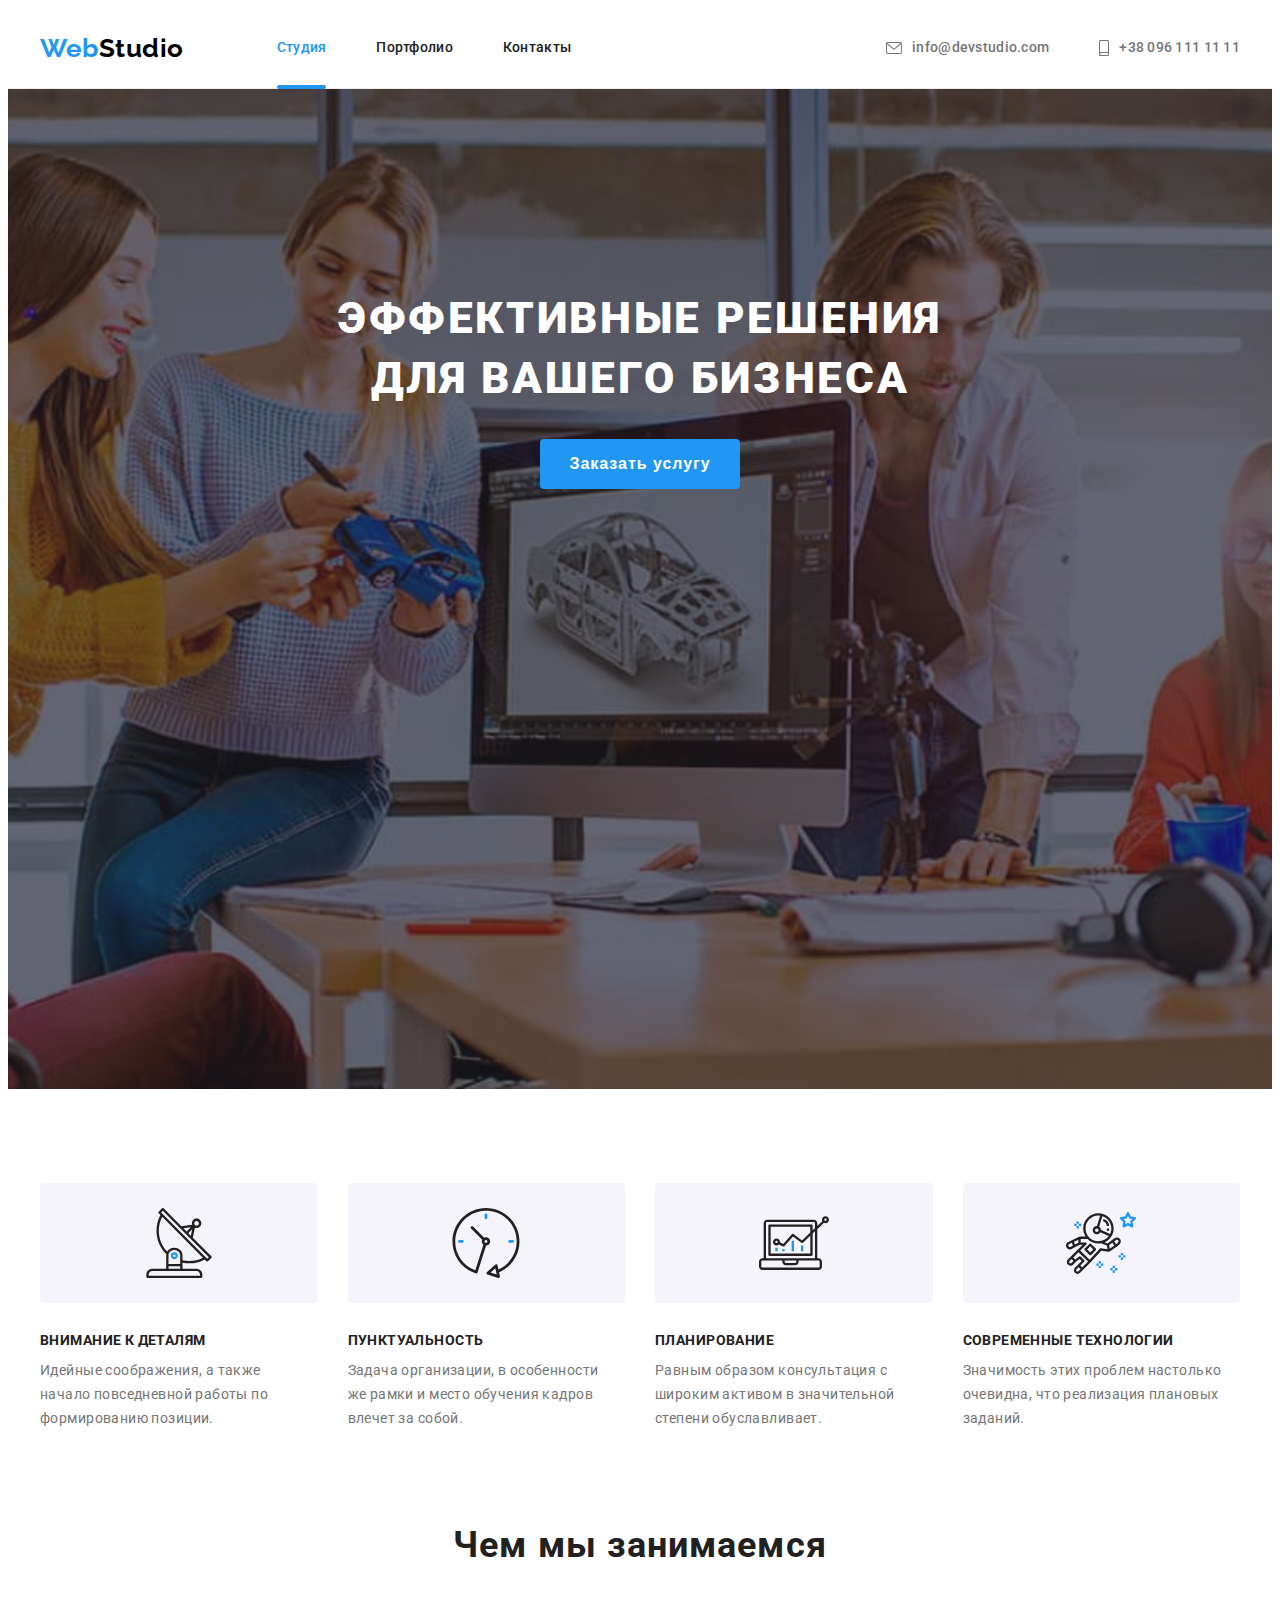
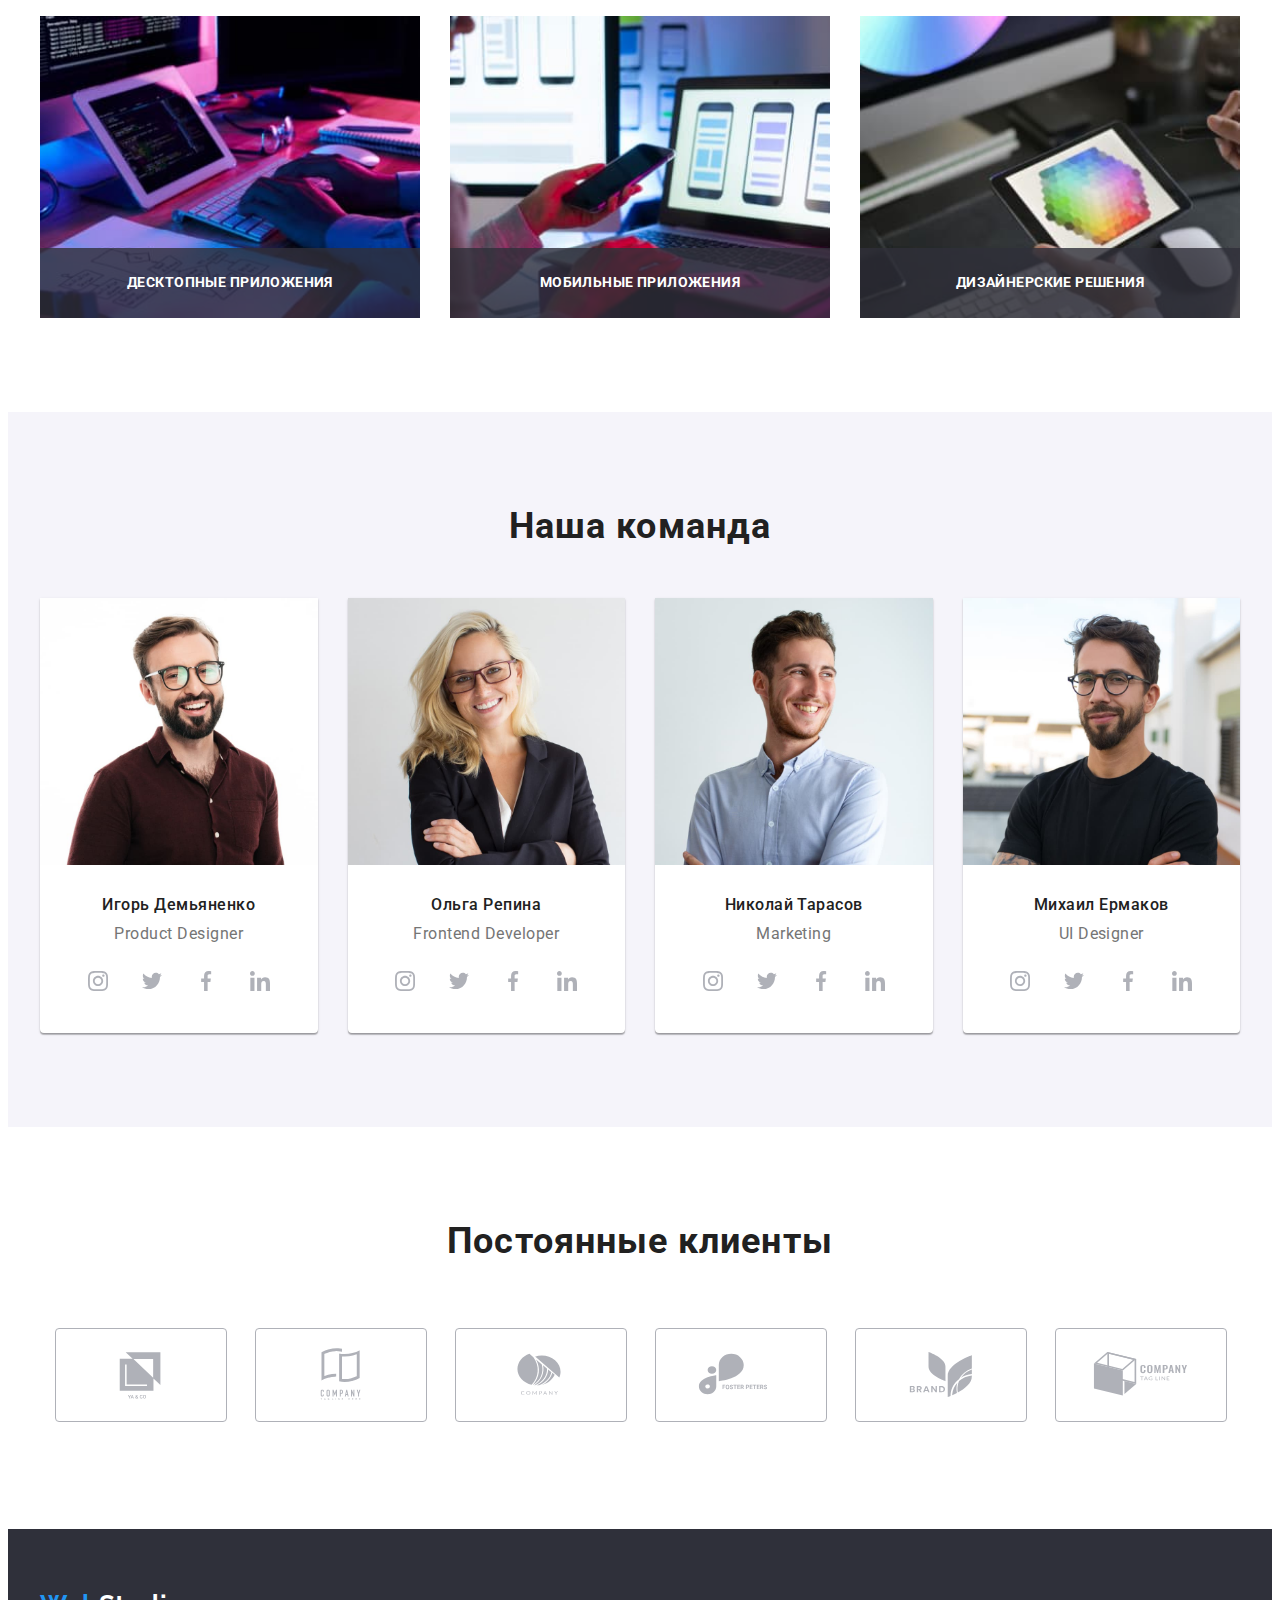
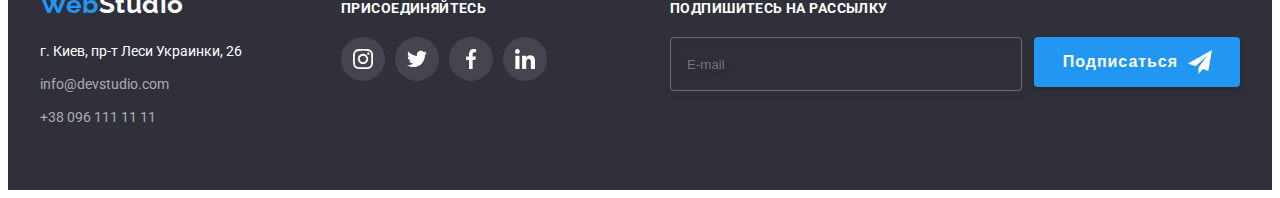
<file: index.html>
<!DOCTYPE html>
<html lang="ru">
  <head>
    <meta charset="UTF-8" />
    <meta http-equiv="X-UA-Compatible" content="IE=edge" />
    <meta name="viewport" content="width=device-width, initial-scale=1.0" />
    <link rel="preconnect" href="https://fonts.googleapis.com" />
    <link rel="preconnect" href="https://fonts.gstatic.com" crossorigin />
    <link
      href="https://fonts.googleapis.com/css2?family=Raleway:wght@700&family=Roboto:wght@400;500;700;900&display=swap"
      rel="stylesheet"
    />
    <title>WebStudio</title>
    <link
      rel="stylesheet"
      href="https://cdnjs.cloudflare.com/ajax/libs/modern-normalize/1.1.0/modern-normalize.min.css"
      integrity="sha512-wpPYUAdjBVSE4KJnH1VR1HeZfpl1ub8YT/NKx4PuQ5NmX2tKuGu6U/JRp5y+Y8XG2tV+wKQpNHVUX03MfMFn9Q=="
      crossorigin="anonymous"
      referrerpolicy="no-referrer"
    />
    <link rel="stylesheet" href="./css/main.min.css" />
  </head>

  <body>
    <header class="header">
      <div class="container header__container">
        <a class="logo header__logo link" href="./">Web<span class="logo__dark">Studio</span></a>
        <nav class="nav">
          <ul class="nav__list list">
            <li class="nav__item"><a class="nav__link nav__link--current link" href="./">Студия</a></li>
            <li class="nav__item"><a class="nav__link link" href="./portfolio.html">Портфолио</a></li>
            <li class="nav__item"><a class="nav__link link" href="">Контакты</a></li>
          </ul>
        </nav>

        <ul class="header__contact list">
          <li class="header__contact-item">
            <a class="header__contact-link link" href="mailto:info@devstudio.com">
              <svg class="header__contact-icon" width="16" height="14">
                <use href="./images/icons.svg#icon-envelope"></use>
              </svg>
              info@devstudio.com
            </a>
          </li>
          <li class="header__contact-item">
            <a class="header__contact-link link" href="tel:+380961111111">
              <svg class="header__contact-icon" width="10" height="16">
                <use href="./images/icons.svg#icon-smartphone"></use>
              </svg>
              +38 096 111 11 11
            </a>
          </li>
        </ul>
      </div>
    </header>

    <main>
      <section class="hero">
        <div class="container">
          <h1 class="hero__title">Эффективные решения для вашего бизнеса</h1>
          <button class="hero__button" type="button" data-modal-open>Заказать услугу</button>
        </div>
      </section>

      <section class="benefits">
        <div class="container">
          <h2 class="visually-hidden">Преимущества</h2>
          <ul class="behefits__list list">
            <li class="benefits__item net">
              <div class="benefits__wrapper">
                <svg width="70" height="70">
                  <use href="./images/icons.svg#icon-antenna"></use>
                </svg>
              </div>

              <h3 class="benefits__title">Внимание к деталям</h3>
              <p class="benefits__text">
                Идейные соображения, а также начало повседневной работы по формированию позиции.
              </p>
            </li>
            <li class="benefits__item net">
              <div class="benefits__wrapper">
                <svg width="70" height="70">
                  <use href="./images/icons.svg#icon-clock"></use>
                </svg>
              </div>

              <h3 class="benefits__title">Пунктуальность</h3>
              <p class="benefits__text">
                Задача организации, в особенности же рамки и место обучения кадров влечет за собой.
              </p>
            </li>
            <li class="benefits__item net">
              <div class="benefits__wrapper">
                <svg width="70" height="70">
                  <use href="./images/icons.svg#icon-diagram"></use>
                </svg>
              </div>

              <h3 class="benefits__title">Планирование</h3>
              <p class="benefits__text">
                Равным образом консультация с широким активом в значительной степени обуславливает.
              </p>
            </li>
            <li class="benefits__item net">
              <div class="benefits__wrapper">
                <svg width="70" height="70">
                  <use href="./images/icons.svg#icon-astronaut"></use>
                </svg>
              </div>

              <h3 class="benefits__title">Современные технологии</h3>
              <p class="benefits__text">Значимость этих проблем настолько очевидна, что реализация плановых заданий.</p>
            </li>
          </ul>
        </div>
      </section>

      <section class="work">
        <div class="container">
          <h2 class="section-title">Чем мы занимаемся</h2>
          <ul class="work__list list">
            <li class="work__item net">
              <img src="./images/studio/development.jpg" alt="Разработка" width="370" height="294" />
              <div class="work__wrapper">
                <h3 class="work__description">Десктопные приложения</h3>
              </div>
            </li>
            <li class="work__item net">
              <img
                src="./images/studio/ui-design.jpg"
                alt="Дизайн пользовательского интерфейса"
                width="370"
                height="294"
              />
              <div class="work__wrapper">
                <h3 class="work__description">Мобильные приложения</h3>
              </div>
            </li>
            <li class="work__item net">
              <img src="./images/studio/design.jpg" alt="Дизайн" width="370" height="294" />
              <div class="work__wrapper">
                <h3 class="work__description">Дизайнерские решения</h3>
              </div>
            </li>
          </ul>
        </div>
      </section>

      <section class="team">
        <div class="container">
          <h2 class="section-title">Наша команда</h2>
          <ul class="team__list list">
            <li class="team__item net">
              <img
                class="img"
                src="./images/studio/product-designer.jpg"
                alt="Дизайнер подукта"
                width="270"
                height="260"
              />
              <div class="team__info">
                <h3 class="team__name">Игорь Демьяненко</h3>
                <p class="team__text" lang="en">Product Designer</p>
                <ul class="team__soc-list list">
                  <li class="team__soc-item">
                    <a class="team__soc-link link" href="" rel="noopener noreferrer nofollow">
                      <svg class="team__soc-icon" width="20" height="20">
                        <use href="./images/icons.svg#icon-instagram"></use>
                      </svg>
                    </a>
                  </li>
                  <li class="team__soc-item">
                    <a class="team__soc-link link" href="" rel="noopener noreferrer nofollow">
                      <svg class="team__soc-icon" width="20" height="20">
                        <use href="./images/icons.svg#icon-twitter"></use>
                      </svg>
                    </a>
                  </li>
                  <li class="team__soc-item">
                    <a class="team__soc-link link" href="" rel="noopener noreferrer nofollow">
                      <svg class="team__soc-icon" width="20" height="20">
                        <use href="./images/icons.svg#icon-facebook"></use>
                      </svg>
                    </a>
                  </li>
                  <li class="team__soc-item">
                    <a class="team__soc-link link" href="" rel="noopener noreferrer nofollow">
                      <svg class="team__soc-icon" width="20" height="20">
                        <use href="./images/icons.svg#icon-linkedin"></use>
                      </svg>
                    </a>
                  </li>
                </ul>
              </div>
            </li>
            <li class="team__item net">
              <img
                class="img"
                src="./images/studio/frontend-developer.jpg"
                alt="Фронтенд разработчик"
                width="270"
                height="260"
              />
              <div class="team__info">
                <h3 class="team__name">Ольга Репина</h3>
                <p class="team__text" lang="en">Frontend Developer</p>
                <ul class="team__soc-list list">
                  <li class="team__soc-item">
                    <a class="team__soc-link link" href="" rel="noopener noreferrer nofollow">
                      <svg class="team__soc-icon" width="20" height="20">
                        <use href="./images/icons.svg#icon-instagram"></use>
                      </svg>
                    </a>
                  </li>
                  <li class="team__soc-item">
                    <a class="team__soc-link link" href="" rel="noopener noreferrer nofollow">
                      <svg class="team__soc-icon" width="20" height="20">
                        <use href="./images/icons.svg#icon-twitter"></use>
                      </svg>
                    </a>
                  </li>
                  <li class="team__soc-item">
                    <a class="team__soc-link link" href="" rel="noopener noreferrer nofollow">
                      <svg class="team__soc-icon" width="20" height="20">
                        <use href="./images/icons.svg#icon-facebook"></use>
                      </svg>
                    </a>
                  </li>
                  <li class="team__soc-item">
                    <a class="team__soc-link link" href="" rel="noopener noreferrer nofollow">
                      <svg class="team__soc-icon" width="20" height="20">
                        <use href="./images/icons.svg#icon-linkedin"></use>
                      </svg>
                    </a>
                  </li>
                </ul>
              </div>
            </li>
            <li class="team__item net">
              <img class="img" src="./images/studio/marketer.jpg" alt="Маркетолог" width="270" height="260" />
              <div class="team__info">
                <h3 class="team__name">Николай Тарасов</h3>
                <p class="team__text" lang="en">Marketing</p>
                <ul class="team__soc-list list">
                  <li class="team__soc-item">
                    <a class="team__soc-link link" href="" rel="noopener noreferrer nofollow">
                      <svg class="team__soc-icon" width="20" height="20">
                        <use href="./images/icons.svg#icon-instagram"></use>
                      </svg>
                    </a>
                  </li>
                  <li class="team__soc-item">
                    <a class="team__soc-link link" href="" rel="noopener noreferrer nofollow">
                      <svg class="team__soc-icon" width="20" height="20">
                        <use href="./images/icons.svg#icon-twitter"></use>
                      </svg>
                    </a>
                  </li>
                  <li class="team__soc-item">
                    <a class="team__soc-link link" href="" rel="noopener noreferrer nofollow">
                      <svg class="team__soc-icon" width="20" height="20">
                        <use href="./images/icons.svg#icon-facebook"></use>
                      </svg>
                    </a>
                  </li>
                  <li class="team__soc-item">
                    <a class="team__soc-link link" href="" rel="noopener noreferrer nofollow">
                      <svg class="team__soc-icon" width="20" height="20">
                        <use href="./images/icons.svg#icon-linkedin"></use>
                      </svg>
                    </a>
                  </li>
                </ul>
              </div>
            </li>
            <li class="team__item net">
              <img
                class="img"
                src="./images/studio/ui-designer.jpg"
                alt="Дизайнер пользовательского интерфейса"
                width="270"
                height="260"
              />
              <div class="team__info">
                <h3 class="team__name">Михаил Ермаков</h3>
                <p class="team__text" lang="en">UI Designer</p>
                <ul class="team__soc-list list">
                  <li class="team__soc-item">
                    <a class="team__soc-link link" href="" rel="noopener noreferrer nofollow">
                      <svg class="team__soc-icon" width="20" height="20">
                        <use href="./images/icons.svg#icon-instagram"></use>
                      </svg>
                    </a>
                  </li>
                  <li class="team__soc-item">
                    <a class="team__soc-link link" href="" rel="noopener noreferrer nofollow">
                      <svg class="team__soc-icon" width="20" height="20">
                        <use href="./images/icons.svg#icon-twitter"></use>
                      </svg>
                    </a>
                  </li>
                  <li class="team__soc-item">
                    <a class="team__soc-link link" href="" rel="noopener noreferrer nofollow">
                      <svg class="team__soc-icon" width="20" height="20">
                        <use href="./images/icons.svg#icon-facebook"></use>
                      </svg>
                    </a>
                  </li>
                  <li class="team__soc-item">
                    <a class="team__soc-link link" href="" rel="noopener noreferrer nofollow">
                      <svg class="team__soc-icon" width="20" height="20">
                        <use href="./images/icons.svg#icon-linkedin"></use>
                      </svg>
                    </a>
                  </li>
                </ul>
              </div>
            </li>
          </ul>
        </div>
      </section>

      <section class="clients">
        <div class="container">
          <h2 class="section-title">Постоянные клиенты</h2>

          <ul class="clients__list list">
            <li class="client__item net">
              <a class="client__link" href="" rel="noopener noreferrer nofollow">
                <svg class="client__icon" width="106" height="60">
                  <use href="./images/icons.svg#icon-logo-1"></use>
                </svg>
              </a>
            </li>
            <li class="client__item net">
              <a class="client__link" href="" rel="noopener noreferrer nofollow">
                <svg class="client__icon" width="106" height="60">
                  <use href="./images/icons.svg#icon-logo-2"></use>
                </svg>
              </a>
            </li>
            <li class="client__item net">
              <a class="client__link" href="" rel="noopener noreferrer nofollow">
                <svg class="client__icon" width="106" height="60">
                  <use href="./images/icons.svg#icon-logo-3"></use>
                </svg>
              </a>
            </li>
            <li class="client__item net">
              <a class="client__link" href="" rel="noopener noreferrer nofollow">
                <svg class="client__icon" width="106" height="60">
                  <use href="./images/icons.svg#icon-logo-4"></use>
                </svg>
              </a>
            </li>
            <li class="client__item net">
              <a class="client__link" href="" rel="noopener noreferrer nofollow">
                <svg class="client__icon" width="106" height="60">
                  <use href="./images/icons.svg#icon-logo-5"></use>
                </svg>
              </a>
            </li>
            <li class="client__item net">
              <a class="client__link" href="" rel="noopener noreferrer nofollow">
                <svg class="client__icon" width="106" height="60">
                  <use href="./images/icons.svg#icon-logo-6"></use>
                </svg>
              </a>
            </li>
          </ul>
        </div>
      </section>
    </main>

    <footer class="footer">
      <div class="footer__container container">
        <div>
          <a class="logo link" href="./">Web<span class="logo__white">Studio</span></a>
          <address class="address">г. Киев, пр-т Леси Украинки, 26</address>
          <ul class="footer__list list">
            <li class="footer__item">
              <a class="footer__contact link" href="mailto:info@devstudio.com">info@devstudio.com</a>
            </li>
            <li class="footer__item"><a class="footer__contact link" href="tel:+380961111111">+38 096 111 11 11</a></li>
          </ul>
        </div>

        <div class="footer__soc">
          <h2 class="footer__soc-title">присоединяйтесь</h2>
          <ul class="footer__soc-list list">
            <li class="footer__soc-item">
              <a class="footer__soc-link link" href="" rel="noopener noreferrer nofollow">
                <svg class="footer__soc-icon" width="20" height="20">
                  <use href="./images/icons.svg#icon-instagram"></use>
                </svg>
              </a>
            </li>
            <li class="footer__soc-item">
              <a class="footer__soc-link link" href="" rel="noopener noreferrer nofollow">
                <svg class="footer__soc-icon" width="20" height="20">
                  <use href="./images/icons.svg#icon-twitter"></use>
                </svg>
              </a>
            </li>
            <li class="footer__soc-item">
              <a class="footer__soc-link link" href="" rel="noopener noreferrer nofollow">
                <svg class="footer__soc-icon" width="20" height="20">
                  <use href="./images/icons.svg#icon-facebook"></use>
                </svg>
              </a>
            </li>
            <li class="footer__soc-item">
              <a class="footer__soc-link link" href="" rel="noopener noreferrer nofollow">
                <svg class="footer__soc-icon" width="20" height="20">
                  <use href="./images/icons.svg#icon-linkedin"></use>
                </svg>
              </a>
            </li>
          </ul>
        </div>

        <form class="footer__email">
          <h2 class="footer__email-title">Подпишитесь на рассылку</h2>
          <div class="footer__email-wrap">
            <input
              class="footer__email-input"
              type="email"
              name="subscribe-email"
              id="subscribe-email"
              placeholder="E-mail"
            />
            <div class="footer__button-box">
              <button class="footer__email-button" type="submit">
                Подписаться
                <svg class="footer__email-icon" width="24" height="24">
                  <use href="./images/icons.svg#icon-send"></use>
                </svg>
              </button>
            </div>
          </div>
        </form>
      </div>
    </footer>

    <div class="backdrop is-hidden" data-modal>
      <div class="modal">
        <button class="modal__btn-close" type="button" data-modal-close>
          <svg width="18" height="18">
            <use href="./images/icons.svg#icon-close-black"></use>
          </svg>
        </button>

        <p class="modal__title">Оставьте свои данные, мы вам перезвоним</p>
        <form>
          <div class="modal__field">
            <label class="modal__label" for="name">Имя</label>
            <div class="input__wrap">
              <input class="modal__input" type="text" name="name" id="name" required />
              <svg class="input__icon" width="18" height="18">
                <use href="./images/icons.svg#icon-person"></use>
              </svg>
            </div>
          </div>

          <div class="modal__field">
            <label class="modal__label" for="tel">Телефон</label>
            <div class="input__wrap">
              <input class="modal__input" type="tel" name="tel" id="tel" required />
              <svg class="input__icon" width="18" height="18">
                <use href="./images/icons.svg#icon-phone"></use>
              </svg>
            </div>
          </div>

          <div class="modal__field">
            <label class="modal__label" for="email">Почта</label>
            <div class="input__wrap">
              <input class="modal__input" type="email" name="email" id="email" required />
              <svg class="input__icon" width="18" height="18">
                <use href="./images/icons.svg#icon-email"></use>
              </svg>
            </div>
          </div>

          <div class="modal__label-field">
            <label class="modal__label" for="comment">Комментарий</label>
            <textarea class="modal__area" name="comment" id="comment" placeholder="Введите текст"></textarea>
          </div>

          <div class="modal__check-wrap">
            <input class="modal__check visually-hidden" type="checkbox" name="privacy" id="privacy" />
            <label class="modal__check-text" for="privacy">
              <span class="modal__checkbox">
                <svg class="modal__check-icon" width="11" height="8">
                  <use href="./images/icons.svg#icon-check"></use>
                </svg> </span
              >Соглашаюсь с рассылкой и принимаю&nbsp;<a class="modal__check-link" href="">Условия договора</a>
            </label>
          </div>

          <button class="modal__btn" type="submit">Отправить</button>
        </form>
      </div>
    </div>

    <script src="./js/modal.js"></script>
  </body>
</html>
</file>
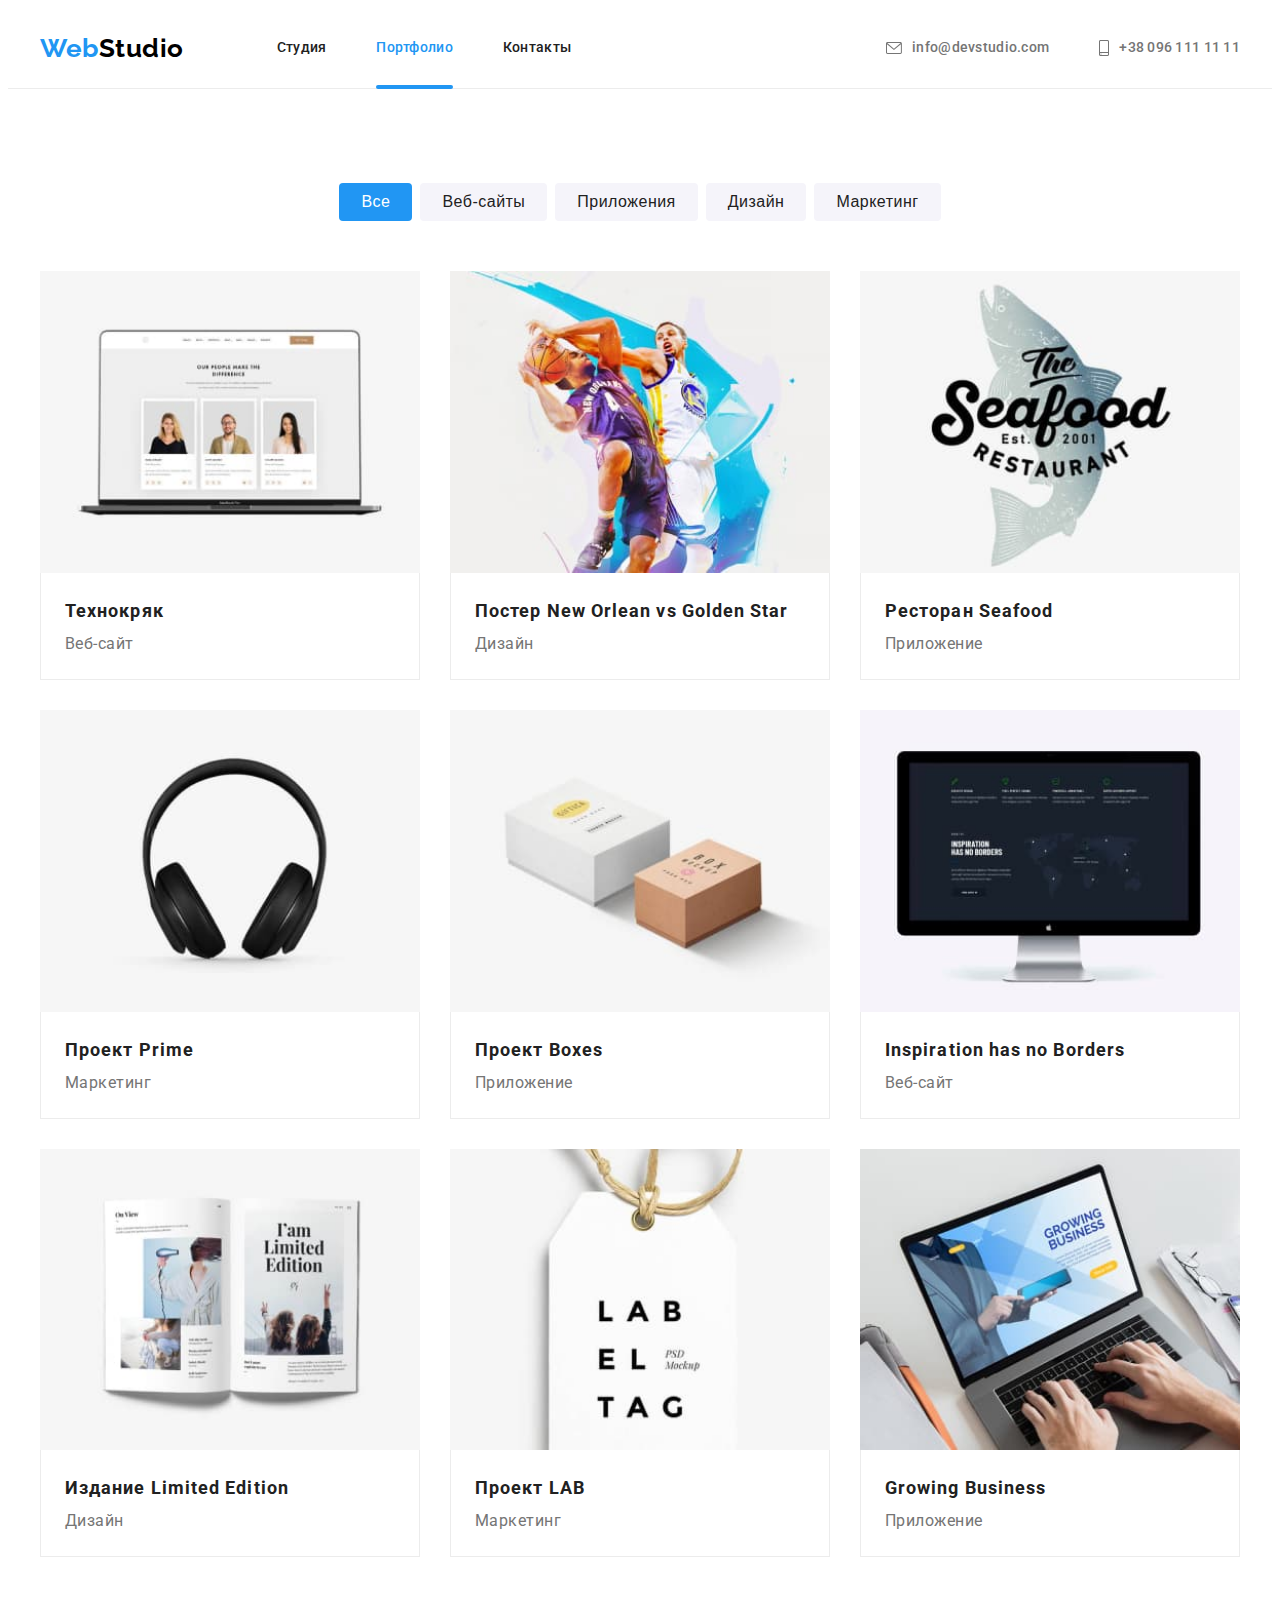
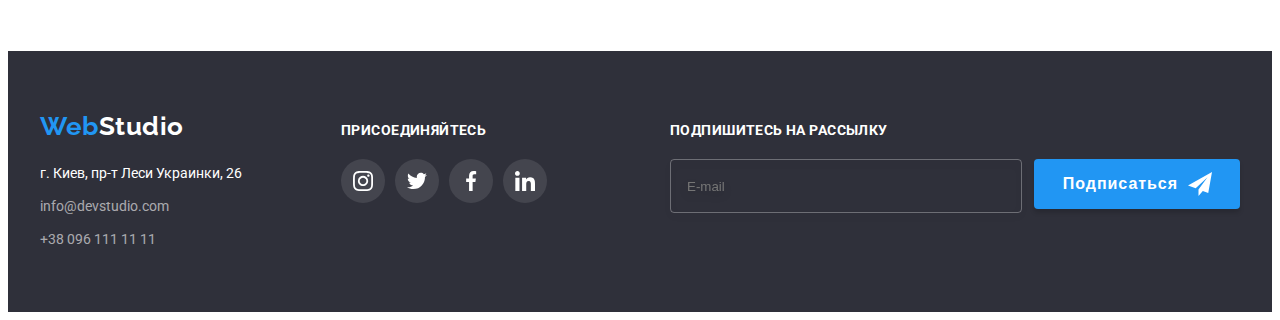
<file: portfolio.html>
<!DOCTYPE html>
<html lang="ru">
  <head>
    <meta charset="UTF-8" />
    <meta http-equiv="X-UA-Compatible" content="IE=edge" />
    <meta name="viewport" content="width=device-width, initial-scale=1.0" />
    <link rel="preconnect" href="https://fonts.googleapis.com" />
    <link rel="preconnect" href="https://fonts.gstatic.com" crossorigin />
    <link
      href="https://fonts.googleapis.com/css2?family=Raleway:wght@700&family=Roboto:wght@400;500;700;900&display=swap"
      rel="stylesheet"
    />
    <title>Portfolio</title>
    <link
      rel="stylesheet"
      href="https://cdnjs.cloudflare.com/ajax/libs/modern-normalize/1.1.0/modern-normalize.min.css"
      integrity="sha512-wpPYUAdjBVSE4KJnH1VR1HeZfpl1ub8YT/NKx4PuQ5NmX2tKuGu6U/JRp5y+Y8XG2tV+wKQpNHVUX03MfMFn9Q=="
      crossorigin="anonymous"
      referrerpolicy="no-referrer"
    />
    <link rel="stylesheet" href="./css/main.min.css" />
  </head>

  <body>
    <header class="header">
      <div class="container header__container">
        <a class="logo header__logo link" href="./">Web<span class="logo__dark">Studio</span></a>
        <nav class="nav">
          <ul class="nav__list list">
            <li class="nav__item"><a class="nav__link link" href="./">Студия</a></li>
            <li class="nav__item">
              <a class="nav__link nav__link--current link" href="./portfolio.html">Портфолио</a>
            </li>
            <li class="nav__item"><a class="nav__link link" href="">Контакты</a></li>
          </ul>
        </nav>

        <ul class="header__contact list">
          <li class="header__contact-item">
            <a class="header__contact-link link" href="mailto:info@devstudio.com">
              <svg class="header__contact-icon" width="16" height="14">
                <use href="./images/icons.svg#icon-envelope"></use>
              </svg>
              info@devstudio.com
            </a>
          </li>
          <li class="header__contact-item">
            <a class="header__contact-link link" href="tel:+380961111111">
              <svg class="header__contact-icon" width="10" height="16">
                <use href="./images/icons.svg#icon-smartphone"></use>
              </svg>
              +38 096 111 11 11
            </a>
          </li>
        </ul>
      </div>
    </header>

    <main>
      <section class="portfolio">
        <div class="container">
          <h1 class="visually-hidden">Портфолио</h1>
          <ul class="portfolio__buttons list">
            <li class="portfolio__button-item">
              <button class="portfolio__button portfolio__current" type="button">Все</button>
            </li>
            <li class="portfolio__button-item"><button class="portfolio__button" type="button">Веб-сайты</button></li>
            <li class="portfolio__button-item"><button class="portfolio__button" type="button">Приложения</button></li>
            <li class="portfolio__button-item"><button class="portfolio__button" type="button">Дизайн</button></li>
            <li class="portfolio__button-item"><button class="portfolio__button" type="button">Маркетинг</button></li>
          </ul>

          <ul class="portfolio__list list">
            <li class="net">
              <a class="portfolio__link link" href="">
                <div class="portfolio__project-box">
                  <img src="./images/portfolio/technocrack.jpg" alt="Сайт технокряк" width="370" height="294" />

                  <p class="portfolio__project-description">
                    Ресурс предлагает комплексные предложения с разным уровнем функционала и сервисов. Все это позволит
                    посетителю получить исчерпывающие сведения о компании или частном лице.
                  </p>
                </div>
                <div class="portfolio__info">
                  <h2 class="portfolio__title">Технокряк</h2>
                  <p class="portfolio__text">Веб-сайт</p>
                </div>
              </a>
            </li>
            <li class="net">
              <a class="portfolio__link link" href="">
                <div class="portfolio__project-box">
                  <img src="./images/portfolio/poster.jpg" alt="Постер баскетбольного матча" width="370" height="294" />

                  <p class="portfolio__project-description">
                    Ресурс предлагает комплексные предложения с разным уровнем функционала и сервисов. Все это позволит
                    посетителю получить исчерпывающие сведения о компании или частном лице.
                  </p>
                </div>
                <div class="portfolio__info">
                  <h2 class="portfolio__title">Постер New Orlean vs Golden Star</h2>
                  <p class="portfolio__text">Дизайн</p>
                </div>
              </a>
            </li>
            <li class="net">
              <a class="portfolio__link link" href="">
                <div class="portfolio__project-box">
                  <img src="./images/portfolio/restaurant.jpg" alt="Лого ресторана" width="370" height="294" />

                  <p class="portfolio__project-description">
                    Ресурс предлагает комплексные предложения с разным уровнем функционала и сервисов. Все это позволит
                    посетителю получить исчерпывающие сведения о компании или частном лице.
                  </p>
                </div>
                <div class="portfolio__info">
                  <h2 class="portfolio__title">Ресторан Seafood</h2>
                  <p class="portfolio__text">Приложение</p>
                </div>
              </a>
            </li>
            <li class="net">
              <a class="portfolio__link link" href="">
                <div class="portfolio__project-box">
                  <img src="./images/portfolio/project-prime.jpg" alt="Наушники" width="370" height="294" />

                  <p class="portfolio__project-description">
                    Ресурс предлагает комплексные предложения с разным уровнем функционала и сервисов. Все это позволит
                    посетителю получить исчерпывающие сведения о компании или частном лице.
                  </p>
                </div>
                <div class="portfolio__info">
                  <h2 class="portfolio__title">Проект Prime</h2>
                  <p class="portfolio__text">Маркетинг</p>
                </div>
              </a>
            </li>
            <li class="net">
              <a class="portfolio__link link" href="">
                <div class="portfolio__project-box">
                  <img src="./images/portfolio/project-boxes.jpg" alt="Коробки" width="370" height="294" />

                  <p class="portfolio__project-description">
                    Ресурс предлагает комплексные предложения с разным уровнем функционала и сервисов. Все это позволит
                    посетителю получить исчерпывающие сведения о компании или частном лице.
                  </p>
                </div>
                <div class="portfolio__info">
                  <h2 class="portfolio__title">Проект Boxes</h2>
                  <p class="portfolio__text">Приложение</p>
                </div>
              </a>
            </li>
            <li class="net">
              <a class="portfolio__link link" href="">
                <div class="portfolio__project-box">
                  <img src="./images/portfolio/inspiration.jpg" alt="Сайт вдохновение" width="370" height="294" />

                  <p class="portfolio__project-description">
                    Ресурс предлагает комплексные предложения с разным уровнем функционала и сервисов. Все это позволит
                    посетителю получить исчерпывающие сведения о компании или частном лице.
                  </p>
                </div>
                <div class="portfolio__info">
                  <h2 class="portfolio__title" lang="en">Inspiration has no Borders</h2>
                  <p class="portfolio__text">Веб-сайт</p>
                </div>
              </a>
            </li>
            <li class="net">
              <a class="portfolio__link link" href="">
                <div class="portfolio__project-box">
                  <img src="./images/portfolio/magazine.jpg" alt="Статья в журнале" width="370" height="294" />

                  <p class="portfolio__project-description">
                    Ресурс предлагает комплексные предложения с разным уровнем функционала и сервисов. Все это позволит
                    посетителю получить исчерпывающие сведения о компании или частном лице.
                  </p>
                </div>
                <div class="portfolio__info">
                  <h2 class="portfolio__title">Издание Limited Edition</h2>
                  <p class="portfolio__text">Дизайн</p>
                </div>
              </a>
            </li>
            <li class="net">
              <a class="portfolio__link link" href="">
                <div class="portfolio__project-box">
                  <img src="./images/portfolio/project-lab.jpg" alt="Маркетинговый проект" width="370" height="294" />

                  <p class="portfolio__project-description">
                    Ресурс предлагает комплексные предложения с разным уровнем функционала и сервисов. Все это позволит
                    посетителю получить исчерпывающие сведения о компании или частном лице.
                  </p>
                </div>
                <div class="portfolio__info">
                  <h2 class="portfolio__title">Проект LAB</h2>
                  <p class="portfolio__text">Маркетинг</p>
                </div>
              </a>
            </li>
            <li class="net">
              <a class="portfolio__link link" href="">
                <div class="portfolio__project-box">
                  <img
                    src="./images/portfolio/application.jpg"
                    alt="Приложение растущий бизнес"
                    width="370"
                    height="294"
                  />

                  <p class="portfolio__project-description">
                    Ресурс предлагает комплексные предложения с разным уровнем функционала и сервисов. Все это позволит
                    посетителю получить исчерпывающие сведения о компании или частном лице.
                  </p>
                </div>
                <div class="portfolio__info">
                  <h2 class="portfolio__title" lang="en">Growing Business</h2>
                  <p class="portfolio__text">Приложение</p>
                </div>
              </a>
            </li>
          </ul>
        </div>
      </section>
    </main>

    <footer class="footer">
      <div class="footer__container container">
        <div>
          <a class="logo link" href="./">Web<span class="logo__white">Studio</span></a>
          <address class="address">г. Киев, пр-т Леси Украинки, 26</address>
          <ul class="footer__list list">
            <li class="footer__item">
              <a class="footer__contact link" href="mailto:info@devstudio.com">info@devstudio.com</a>
            </li>
            <li class="footer__item"><a class="footer__contact link" href="tel:+380961111111">+38 096 111 11 11</a></li>
          </ul>
        </div>

        <div class="footer__soc">
          <h2 class="footer__soc-title">присоединяйтесь</h2>
          <ul class="footer__soc-list list">
            <li class="footer__soc-item">
              <a class="footer__soc-link link" href="" rel="noopener noreferrer nofollow">
                <svg class="footer__soc-icon" width="20" height="20">
                  <use href="./images/icons.svg#icon-instagram"></use>
                </svg>
              </a>
            </li>
            <li class="footer__soc-item">
              <a class="footer__soc-link link" href="" rel="noopener noreferrer nofollow">
                <svg class="footer__soc-icon" width="20" height="20">
                  <use href="./images/icons.svg#icon-twitter"></use>
                </svg>
              </a>
            </li>
            <li class="footer__soc-item">
              <a class="footer__soc-link link" href="" rel="noopener noreferrer nofollow">
                <svg class="footer__soc-icon" width="20" height="20">
                  <use href="./images/icons.svg#icon-facebook"></use>
                </svg>
              </a>
            </li>
            <li class="footer__soc-item">
              <a class="footer__soc-link link" href="" rel="noopener noreferrer nofollow">
                <svg class="footer__soc-icon" width="20" height="20">
                  <use href="./images/icons.svg#icon-linkedin"></use>
                </svg>
              </a>
            </li>
          </ul>
        </div>

        <form class="footer__email">
          <h2 class="footer__email-title">Подпишитесь на рассылку</h2>
          <div class="footer__email-wrap">
            <input
              class="footer__email-input"
              type="email"
              name="subscribe-email"
              id="subscribe-email"
              placeholder="E-mail"
            />
            <div class="footer__button-box">
              <button class="footer__email-button" type="submit">
                Подписаться
                <svg class="footer__email-icon" width="24" height="24">
                  <use href="./images/icons.svg#icon-send"></use>
                </svg>
              </button>
            </div>
          </div>
        </form>
      </div>
    </footer>
  </body>
</html>
</file>
<file: css/main.min.css>
:root{--main-color: #212121;--second-color: #757575;--accent-color: #2196f3;--white-color: #ffffff;--main-title-color: #ffffff;--transition-time: 250ms;--cubic-func: cubic-bezier(0.4, 0, 0.2, 1);--item: 3;--space: 30px}.visually-hidden{padding:0;position:absolute;width:1px;height:1px;margin:-1px;border:0;white-space:nowrap;-webkit-clip-path:inset(100%);clip-path:inset(100%);clip:rect(0 0 0 0);overflow:hidden}.portfolio,.clients,.team{padding-top:94px;padding-bottom:94px}p,h1,h2,h3,h4,h5,h6{margin:0}ul{margin:0;padding-left:0;padding:0}img{display:block;width:100%;height:auto}.list{list-style:none}.link{text-decoration:none;display:block}body{font-family:"Roboto",sans-serif;color:var(--main-color);background-color:var(--white-color)}.section-title{margin-bottom:50px;font-weight:700;font-size:36px;line-height:1.16;letter-spacing:.03em;text-align:center;color:var(--main-color)}.net{-ms-flex-preferred-size:calc(100%/var(--item) - var(--space));flex-basis:calc(100%/var(--item) - var(--space));margin:calc(var(--space)/2)}.container{width:1200px;margin:0 auto;padding-left:15px;padding-right:15px}.logo{font-family:"Raleway";font-weight:700;font-size:26px;line-height:1.19;letter-spacing:.02em;color:var(--accent-color)}.logo__dark{color:#000}.logo__white{color:var(--white-color)}.nav{display:-webkit-box;display:-ms-flexbox;display:flex;-webkit-box-align:center;-ms-flex-align:center;align-items:center}.nav__list{display:-webkit-box;display:-ms-flexbox;display:flex;margin-left:auto}.nav__item:not(:last-child){margin-right:50px}.nav__link{padding-top:32px;padding-bottom:32px;font-weight:500;font-size:14px;line-height:1.14;letter-spacing:.02em;color:var(--main-color);position:relative;-webkit-transition:color var(--transition-time) var(--cubic-func);transition:color var(--transition-time) var(--cubic-func)}.nav__link:hover,.nav__link:focus{color:var(--accent-color)}.nav__link--current{color:var(--accent-color)}.nav__link--current::after{content:"";position:absolute;display:block;bottom:-1px;width:100%;height:4px;background-color:var(--accent-color);border-radius:2px}.hero__button{display:block;margin:0 auto;font-weight:700;font-size:16px;line-height:1.87;letter-spacing:.06em;color:var(--white-color);background-color:var(--accent-color);border-radius:4px;cursor:pointer;border:none;min-width:200px;min-height:50px;-webkit-transition:background-color var(--transition-time) var(--cubic-func),-webkit-box-shadow var(--transition-time) var(--cubic-func);transition:background-color var(--transition-time) var(--cubic-func),-webkit-box-shadow var(--transition-time) var(--cubic-func);transition:box-shadow var(--transition-time) var(--cubic-func),background-color var(--transition-time) var(--cubic-func);transition:box-shadow var(--transition-time) var(--cubic-func),background-color var(--transition-time) var(--cubic-func),-webkit-box-shadow var(--transition-time) var(--cubic-func)}.hero__button:hover,.hero__button:focus{background-color:#188ce8;-webkit-box-shadow:0px 4px 4px rgba(0,0,0,.15);box-shadow:0px 4px 4px rgba(0,0,0,.15)}.footer__email-button{margin-left:auto;padding:10px 62px 10px 29px;min-width:200px;height:50px;font-weight:700;font-size:16px;line-height:1.87;letter-spacing:.06em;-webkit-transition:background-color var(--transition-time) var(--cubic-func);transition:background-color var(--transition-time) var(--cubic-func);color:var(--white-color);background-color:var(--accent-color);-webkit-box-shadow:0px 4px 4px rgba(0,0,0,.15);box-shadow:0px 4px 4px rgba(0,0,0,.15);border-radius:4px;border:none;cursor:pointer}.footer__email-button:hover,.footer__email-button:focus{background-color:#188ce8}.modal__btn{display:block;margin:0 auto;min-width:200px;min-height:50px;-webkit-transition:background-color var(--transition-time) var(--cubic-func);transition:background-color var(--transition-time) var(--cubic-func);color:var(--white-color);background-color:var(--accent-color);-webkit-box-shadow:0px 4px 4px rgba(0,0,0,.15);box-shadow:0px 4px 4px rgba(0,0,0,.15);border:none;border-radius:4px;cursor:pointer}.modal__btn:hover,.modal__btn:focus{background-color:#188ce8}.portfolio__buttons{display:-webkit-box;display:-ms-flexbox;display:flex;-webkit-box-pack:center;-ms-flex-pack:center;justify-content:center;margin-bottom:50px}.portfolio__button{padding:6px 22px 6px 22px;background-color:#f5f4fa;border-radius:4px;font-weight:500;font-size:16px;line-height:1.62;letter-spacing:.03em;color:var(--main-color);border:none;-webkit-transition:background-color var(--transition-time) var(--cubic-func),color var(--transition-time) var(--cubic-func),-webkit-box-shadow var(--transition-time) var(--cubic-func);transition:background-color var(--transition-time) var(--cubic-func),color var(--transition-time) var(--cubic-func),-webkit-box-shadow var(--transition-time) var(--cubic-func);transition:box-shadow var(--transition-time) var(--cubic-func),background-color var(--transition-time) var(--cubic-func),color var(--transition-time) var(--cubic-func);transition:box-shadow var(--transition-time) var(--cubic-func),background-color var(--transition-time) var(--cubic-func),color var(--transition-time) var(--cubic-func),-webkit-box-shadow var(--transition-time) var(--cubic-func)}.portfolio__button:hover,.portfolio__button:focus{-webkit-box-shadow:0px 3px 1px rgba(0,0,0,.1),0px 1px 2px rgba(0,0,0,.08),0px 2px 2px rgba(0,0,0,.12);box-shadow:0px 3px 1px rgba(0,0,0,.1),0px 1px 2px rgba(0,0,0,.08),0px 2px 2px rgba(0,0,0,.12);background-color:var(--accent-color);color:var(--white-color);cursor:pointer}.portfolio__button-item:not(:last-child){margin-right:8px}.backdrop{position:fixed;top:0;left:0;width:100%;height:100%;-webkit-transition:opacity var(--transition-time) linear,visibility var(--transition-time) linear;transition:opacity var(--transition-time) linear,visibility var(--transition-time) linear;background-color:rgba(0,0,0,.2)}.is-hidden{opacity:0;visibility:hidden;pointer-events:none}.modal{position:absolute;top:50%;left:50%;padding:40px;-webkit-transform:translate(-50%, -50%) scale(1);transform:translate(-50%, -50%) scale(1);-webkit-transition:-webkit-transform var(--transition-time) linear;transition:-webkit-transform var(--transition-time) linear;transition:transform var(--transition-time) linear;transition:transform var(--transition-time) linear, -webkit-transform var(--transition-time) linear;width:528px;min-height:581px;background-color:var(--white-color);-webkit-box-shadow:0px 1px 3px rgba(0,0,0,.12),0px 1px 1px rgba(0,0,0,.14),0px 2px 1px rgba(0,0,0,.2);box-shadow:0px 1px 3px rgba(0,0,0,.12),0px 1px 1px rgba(0,0,0,.14),0px 2px 1px rgba(0,0,0,.2);border-radius:4px}.backdrop.is-hidden .modal{-webkit-transform:translate(-50%, -50%) scale(3);transform:translate(-50%, -50%) scale(3)}.modal__btn-close{display:-webkit-box;display:-ms-flexbox;display:flex;-webkit-box-align:center;-ms-flex-align:center;align-items:center;-webkit-box-pack:center;-ms-flex-pack:center;justify-content:center;position:absolute;padding:0;top:8px;right:8px;width:30px;height:30px;-webkit-transition:color var(--transition-time) var(--cubic-func);transition:color var(--transition-time) var(--cubic-func);color:#000;border-radius:50%;border:1px solid rgba(0,0,0,.1);background-color:var(--white-color);cursor:pointer}.modal__btn-close:hover,.modal__btn-close:focus{color:var(--accent-color)}.modal__btn-close svg{fill:currentColor}.modal__title{margin-bottom:12px;font-weight:700;font-size:20px;line-height:1.15;letter-spacing:.03em;text-align:center;color:#212121}.modal__field{margin-bottom:10px}.modal__label{display:block;margin-bottom:4px;font-weight:none;font-size:12px;line-height:1.16;letter-spacing:.01em;color:var(--second-color)}.input__wrap{position:relative}.modal__input{padding-left:42px;width:100%;height:40px;-webkit-transition:border-color var(--transition-time) var(--cubic-func);transition:border-color var(--transition-time) var(--cubic-func);background-color:rgba(0,0,0,0);border:1px solid rgba(33,33,33,.2);border-radius:4px;outline:rgba(0,0,0,0)}.modal__input:focus{border-color:var(--accent-color)}.modal__input:focus+.input__icon{fill:var(--accent-color)}.input__icon{position:absolute;left:0;top:50%;margin-left:12px;-webkit-transition:fill var(--transition-time) var(--cubic-func);transition:fill var(--transition-time) var(--cubic-func);-webkit-transform:translateY(-50%);transform:translateY(-50%);fill:var(--main-color)}.modal__label-field{margin-bottom:20px}.modal__area{padding:12px 16px;width:100%;height:120px;-webkit-transition:border-color var(--transition-time) var(--cubic-func);transition:border-color var(--transition-time) var(--cubic-func);outline:rgba(0,0,0,0);border:1px solid rgba(33,33,33,.2);border-radius:4px;resize:none}.modal__area::-webkit-input-placeholder{font-weight:none;font-size:14px;line-height:1.14;letter-spacing:.01em;color:rgba(117,117,117,.5)}.modal__area::-moz-placeholder{font-weight:none;font-size:14px;line-height:1.14;letter-spacing:.01em;color:rgba(117,117,117,.5)}.modal__area:-ms-input-placeholder{font-weight:none;font-size:14px;line-height:1.14;letter-spacing:.01em;color:rgba(117,117,117,.5)}.modal__area::-ms-input-placeholder{font-weight:none;font-size:14px;line-height:1.14;letter-spacing:.01em;color:rgba(117,117,117,.5)}.modal__area::placeholder{font-weight:none;font-size:14px;line-height:1.14;letter-spacing:.01em;color:rgba(117,117,117,.5)}.modal__area:focus{border-color:var(--accent-color)}.modal__check-wrap{margin-bottom:30px}.modal__check-text{display:-webkit-box;display:-ms-flexbox;display:flex;-webkit-box-align:center;-ms-flex-align:center;align-items:center;font-size:14px;line-height:1.71;letter-spacing:.03em;color:var(--second-color)}.modal__checkbox{display:-webkit-box;display:-ms-flexbox;display:flex;-webkit-box-align:center;-ms-flex-align:center;align-items:center;-webkit-box-pack:center;-ms-flex-pack:center;justify-content:center;margin-right:8px;margin-left:12px;width:16px;height:15px;-webkit-transition:backgroung-color var(--transition-time) var(--cubic-func);transition:backgroung-color var(--transition-time) var(--cubic-func);border:2px solid #000;border-radius:2px}.modal__check:checked+.modal__check-text .modal__checkbox{border:none;background-color:var(--accent-color)}.modal__check-icon{fill:rgba(0,0,0,0);-webkit-transition:fill var(--transition-time) var(--cubic-func);transition:fill var(--transition-time) var(--cubic-func)}.modal__check:checked+.modal__check-text .modal__check-icon{fill:var(--white-color)}.modal__check-link{color:var(--accent-color);-webkit-text-decoration-line:underline;text-decoration-line:underline}.team__soc-list{display:-webkit-box;display:-ms-flexbox;display:flex;-webkit-box-pack:center;-ms-flex-pack:center;justify-content:center}.team__soc-item{width:44px;height:44px}.team__soc-item:not(:last-child){margin-right:10px}.team__soc-link{display:-webkit-box;display:-ms-flexbox;display:flex;-webkit-box-align:center;-ms-flex-align:center;align-items:center;-webkit-box-pack:center;-ms-flex-pack:center;justify-content:center;height:100%;width:100%;border-radius:50%;color:#afb1b8;-webkit-transition:color var(--transition-time) var(--cubic-func),background-color var(--transition-time) var(--cubic-func);transition:color var(--transition-time) var(--cubic-func),background-color var(--transition-time) var(--cubic-func)}.team__soc-link:hover,.team__soc-link:focus{background-color:var(--accent-color);color:var(--white-color)}.team__soc-icon{fill:currentColor}.footer__soc{margin-left:70px}.footer__soc-title{margin-bottom:20px;font-weight:700;font-size:14px;line-height:1.14;letter-spacing:.03em;text-transform:uppercase;color:var(--white-color)}.footer__soc-list{display:-webkit-box;display:-ms-flexbox;display:flex;-webkit-box-pack:center;-ms-flex-pack:center;justify-content:center}.footer__soc-item{width:44px;height:44px}.footer__soc-item:not(:last-child){margin-right:10px}.footer__soc-link{display:-webkit-box;display:-ms-flexbox;display:flex;-webkit-box-align:center;-ms-flex-align:center;align-items:center;-webkit-box-pack:center;-ms-flex-pack:center;justify-content:center;height:100%;width:100%;border-radius:50%;background-color:rgba(255,255,255,.1);color:var(--white-color);-webkit-transition:background-color var(--transition-time) var(--cubic-func);transition:background-color var(--transition-time) var(--cubic-func)}.footer__soc-link:hover,.footer__soc-link:focus{background-color:var(--accent-color)}.footer__soc-icon{fill:currentColor}.footer__email{margin-left:auto;width:570px}.footer__email-title{margin-bottom:20px;font-weight:700;font-size:14px;line-height:1.14;letter-spacing:.03em;text-transform:uppercase;color:var(--white-color)}.footer__email-wrap{display:-webkit-box;display:-ms-flexbox;display:flex}.footer__email-input{display:block;margin-right:12px;padding-left:16px;width:100%;height:50px;-webkit-transition:border-color var(--transition-time) var(--cubic-func);transition:border-color var(--transition-time) var(--cubic-func);color:var(--white-color);background-color:rgba(0,0,0,0);border:1px solid rgba(255,255,255,.3);-webkit-filter:drop-shadow(0px 4px 4px rgba(0, 0, 0, 0.15));filter:drop-shadow(0px 4px 4px rgba(0, 0, 0, 0.15));border-radius:4px;outline:none}.footer__email-input:focus{border-color:var(--accent-color)}.footer__button-box{position:relative}.footer__email-icon{position:absolute;top:13px;right:28px}.header{border-bottom:1px solid #ececec}.header__container{display:-webkit-box;display:-ms-flexbox;display:flex;-webkit-box-align:center;-ms-flex-align:center;align-items:center}.header__logo{margin-right:93px}.header__contact{display:-webkit-box;display:-ms-flexbox;display:flex;margin-left:auto}.header__contact-item:not(:last-child){margin-right:50px}.header__contact-link{display:-webkit-box;display:-ms-flexbox;display:flex;-webkit-box-align:center;-ms-flex-align:center;align-items:center;-webkit-box-pack:center;-ms-flex-pack:center;justify-content:center;padding-top:10px;padding-bottom:10px;font-weight:500;font-size:14px;line-height:1.14;letter-spacing:.02em;color:var(--second-color);-webkit-transition:color var(--transition-time) var(--cubic-func);transition:color var(--transition-time) var(--cubic-func)}.header__contact-link:hover,.header__contact-link:focus{color:var(--accent-color)}.header__contact-icon{margin-right:10px;fill:currentColor}.hero{padding-top:200px;padding-bottom:200px;margin:0 auto;max-width:1600px;min-height:600px;background-color:#2f303a;background-image:-webkit-gradient(linear, left top, left bottom, from(rgba(47, 48, 58, 0.4)), to(rgba(47, 48, 58, 0.4))),url("../images/studio/hero-bg.jpg");background-image:linear-gradient(rgba(47, 48, 58, 0.4), rgba(47, 48, 58, 0.4)),url("../images/studio/hero-bg.jpg");background-repeat:no-repeat;background-position:center;background-size:cover}.hero__title{margin:0 auto;margin-bottom:30px;font-weight:900;font-size:44px;line-height:1.36;letter-spacing:.06em;text-align:center;text-transform:uppercase;color:var(--main-title-color);max-width:696px}.benefits{padding-top:94px;padding-bottom:47px}.behefits__list{display:-webkit-box;display:-ms-flexbox;display:flex;margin:calc(-1*var(--space)/2)}.benefits__item{--item: 4}.benefits__wrapper{display:-webkit-box;display:-ms-flexbox;display:flex;-webkit-box-align:center;-ms-flex-align:center;align-items:center;-webkit-box-pack:center;-ms-flex-pack:center;justify-content:center;margin-bottom:30px;width:100%;min-height:120px;background-color:#f5f4fa;border-radius:4px}.benefits__title{margin-bottom:10px;font-weight:700;font-size:14px;line-height:1.14;letter-spacing:.03em;text-transform:uppercase;color:var(--main-color)}.benefits__text{font-weight:none;font-size:14px;line-height:1.71;letter-spacing:.03em;color:var(--second-color);width:270px}.work{padding-top:47px;padding-bottom:94px}.work__title{margin-bottom:50px;font-weight:700;font-size:36px;line-height:1.17;letter-spacing:.03em;text-align:center;color:var(--main-color)}.work__list{display:-webkit-box;display:-ms-flexbox;display:flex;margin:calc(-1*var(--space)/2)}.work__item{padding-right:0;position:relative}.work__wrapper{display:-webkit-box;display:-ms-flexbox;display:flex;-webkit-box-align:center;-ms-flex-align:center;align-items:center;-webkit-box-pack:center;-ms-flex-pack:center;justify-content:center;position:absolute;bottom:0;width:100%;min-height:70px;background-color:rgba(47,48,58,.8)}.work__description{font-weight:700;font-size:14px;line-height:1.14;letter-spacing:.03em;text-align:center;text-transform:uppercase;color:var(--white-color)}.team{background-color:#f5f4fa}.team__list{display:-webkit-box;display:-ms-flexbox;display:flex;margin:calc(-1*var(--space)/2)}.team__item{--item: 4;background-color:#fff;-webkit-box-shadow:0px 1px 3px rgba(0,0,0,.12),0px 1px 1px rgba(0,0,0,.14),0px 2px 1px rgba(0,0,0,.2);box-shadow:0px 1px 3px rgba(0,0,0,.12),0px 1px 1px rgba(0,0,0,.14),0px 2px 1px rgba(0,0,0,.2);border-radius:0px 0px 4px 4px}.team__info{padding-top:30px;text-align:center;padding-bottom:30px;padding-left:10px;padding-right:10px}.team__name{margin-bottom:10px;font-weight:500;font-size:16px;line-height:1.19;letter-spacing:.03em;color:var(--main-color)}.team__text{margin-bottom:16px;font-weight:none;font-size:16px;line-height:1.19;letter-spacing:.03em;color:var(--second-color)}.clients__list{display:-webkit-box;display:-ms-flexbox;display:flex;-webkit-box-pack:center;-ms-flex-pack:center;justify-content:center;-webkit-box-align:center;-ms-flex-align:center;align-items:center}.client__item{--item: 6}.client__item{min-width:170px;height:92px}.client__link{display:-webkit-box;display:-ms-flexbox;display:flex;-webkit-box-pack:center;-ms-flex-pack:center;justify-content:center;-webkit-box-align:center;-ms-flex-align:center;align-items:center;width:100%;height:100%;border:1px solid #afb1b8;border-radius:4px;color:#afb1b8;-webkit-transition:color var(--transition-time) var(--cubic-func),border var(--transition-time) var(--cubic-func);transition:color var(--transition-time) var(--cubic-func),border var(--transition-time) var(--cubic-func)}.client__link:hover,.client__link:focus{border:1px solid var(--accent-color);color:var(--accent-color)}.client__icon{fill:currentColor}.footer{background-color:#2f303a;padding-top:60px;padding-bottom:60px}.footer__container{display:-webkit-box;display:-ms-flexbox;display:flex;-webkit-box-align:baseline;-ms-flex-align:baseline;align-items:baseline}.address{margin-top:20px;font-weight:none;font-size:14px;line-height:1.71;letter-spacing:none;font-style:normal;color:var(--white-color)}.footer__list{margin-top:9px;width:231px}.footer__item:not(:first-child){margin-top:9px}.footer__contact{font-size:14px;line-height:1.71;color:rgba(255,255,255,.6);-webkit-transition:color var(--transition-time) var(--cubic-func);transition:color var(--transition-time) var(--cubic-func)}.footer__contact:hover,.footer__contact:focus{color:var(--accent-color)}.portfolio__current{background-color:var(--accent-color);color:var(--white-color)}.portfolio__list{display:-webkit-box;display:-ms-flexbox;display:flex;-ms-flex-wrap:wrap;flex-wrap:wrap;margin:calc(-1*var(--space)/2)}.portfolio__link{-webkit-transition:-webkit-box-shadow var(--transition-time) var(--cubic-func);transition:-webkit-box-shadow var(--transition-time) var(--cubic-func);transition:box-shadow var(--transition-time) var(--cubic-func);transition:box-shadow var(--transition-time) var(--cubic-func), -webkit-box-shadow var(--transition-time) var(--cubic-func)}.portfolio__link:hover,.portfolio__link:focus{-webkit-box-shadow:0px 1px 1px rgba(0,0,0,.12),0px 4px 4px rgba(0,0,0,.06),1px 4px 6px rgba(0,0,0,.16);box-shadow:0px 1px 1px rgba(0,0,0,.12),0px 4px 4px rgba(0,0,0,.06),1px 4px 6px rgba(0,0,0,.16)}.portfolio__project-box{position:relative;overflow:hidden}.portfolio__project-description{display:-webkit-box;display:-ms-flexbox;display:flex;-webkit-box-pack:center;-ms-flex-pack:center;justify-content:center;-webkit-box-align:center;-ms-flex-align:center;align-items:center;position:absolute;top:0;padding-left:24px;height:100%;width:100%;font-weight:none;font-size:18px;line-height:1.56;letter-spacing:.03em;-webkit-transform:translateY(101%);transform:translateY(101%);-webkit-transition:-webkit-transform var(--transition-time) var(--cubic-func);transition:-webkit-transform var(--transition-time) var(--cubic-func);transition:transform var(--transition-time) var(--cubic-func);transition:transform var(--transition-time) var(--cubic-func), -webkit-transform var(--transition-time) var(--cubic-func);color:var(--white-color);background-color:rgba(33,150,243,.9)}.portfolio__link:hover .portfolio__project-description,.portfolio__link:focus .portfolio__project-description{-webkit-transform:translateY(0);transform:translateY(0)}.portfolio__info{padding:20px 24px;border-bottom:1px solid #ececec;border-left:1px solid #ececec;border-right:1px solid #ececec}.portfolio__title{font-weight:700;font-size:18px;line-height:2;letter-spacing:.06em;color:var(--main-color)}.portfolio__text{font-weight:none;font-size:16px;line-height:1.87;letter-spacing:.03em;color:var(--second-color)}/*# sourceMappingURL=main.min.css.map */
</file>
